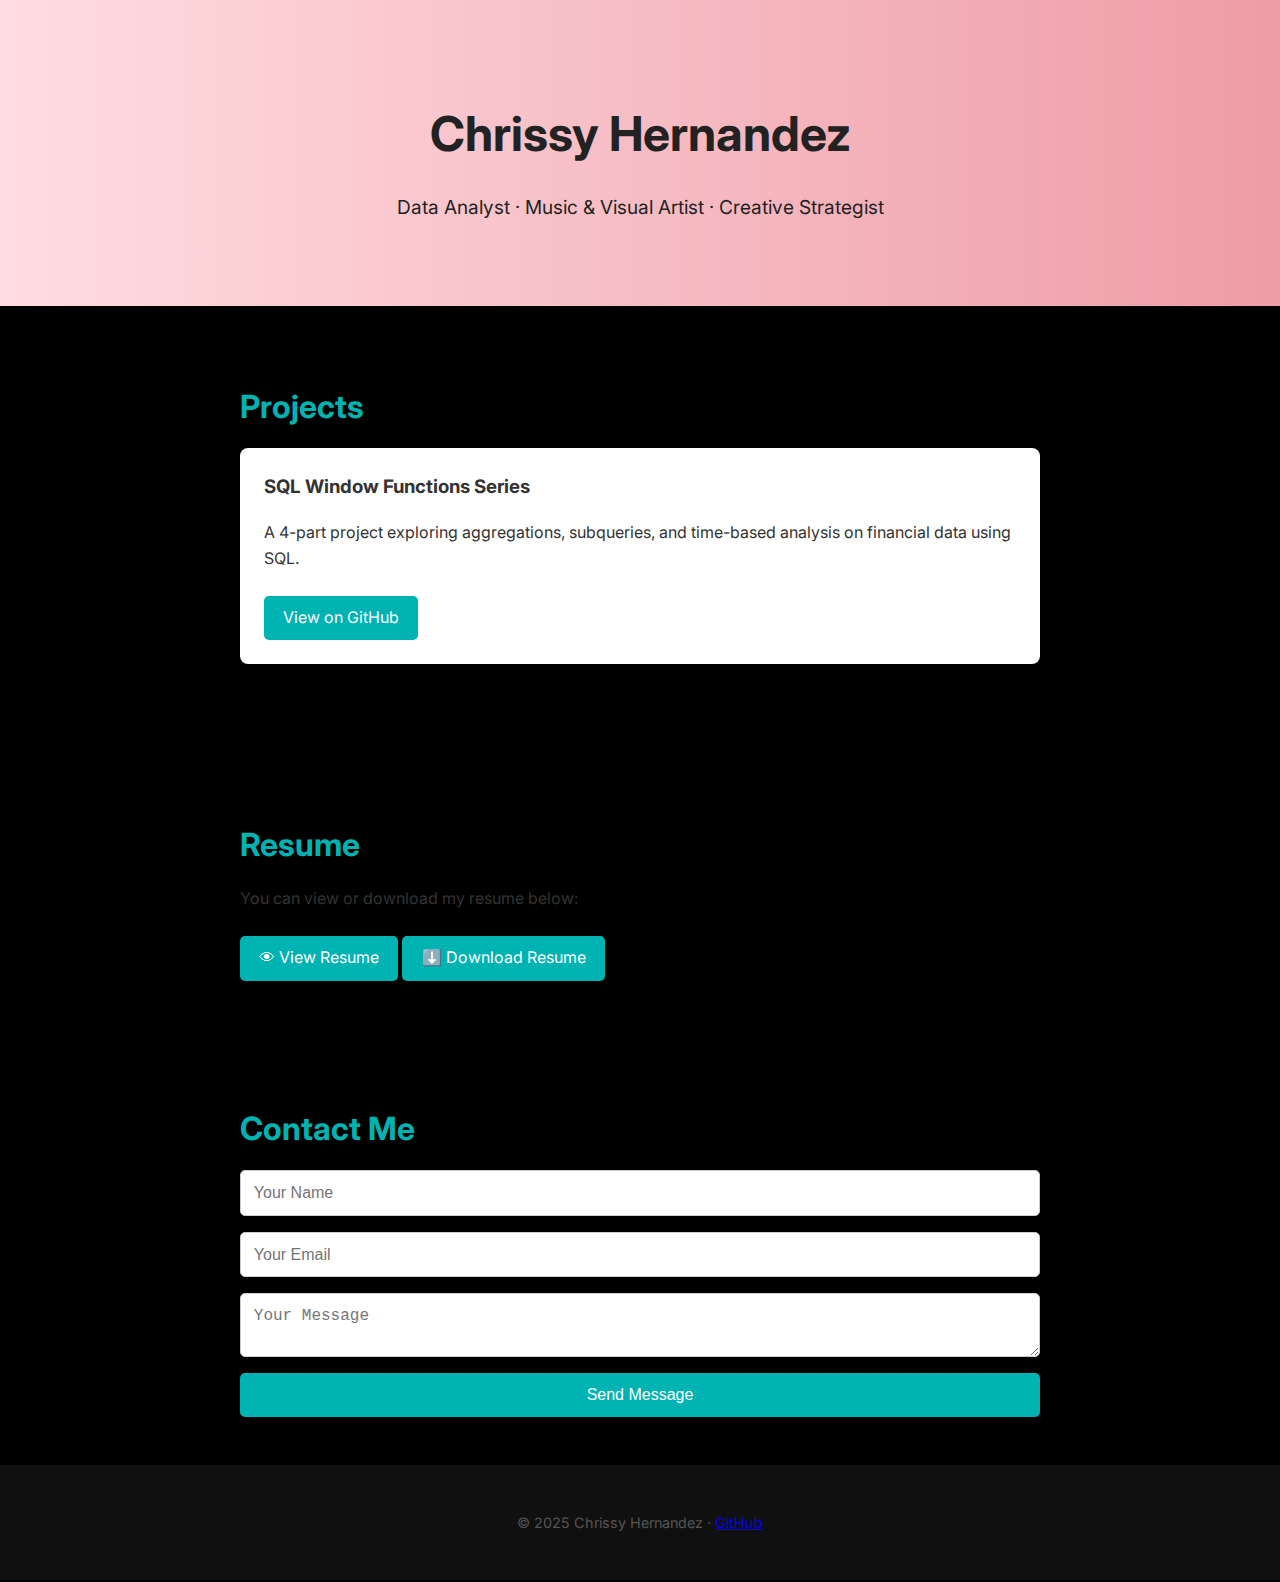
<file: index.html>
<!DOCTYPE html>
<html lang="en">
<head>
  <meta charset="UTF-8" />
  <meta name="viewport" content="width=device-width, initial-scale=1.0" />
  <title>Chrissy Hernandez | Data + Creativity</title>
  <link rel="stylesheet" href="style.css" />
  <link href="https://fonts.googleapis.com/css2?family=Inter:wght@400;600&display=swap" rel="stylesheet">
</head>
<body>
  <header class="hero">
    <h1>Chrissy Hernandez</h1>
    <p>Data Analyst · Music & Visual Artist · Creative Strategist</p>
  </header>

  <section id="projects">
    <h2>Projects</h2>
    <div class="project">
      <h3>SQL Window Functions Series</h3>
      <p>A 4-part project exploring aggregations, subqueries, and time-based analysis on financial data using SQL.</p>
      <a href="https://github.com/christiiineh/chrissys_portfolio" target="_blank">View on GitHub</a>
    </div>
  </section>

  <section id="resume">
    <h2>Resume</h2>
    <p>You can view or download my resume below:</p>
    <a href="resume.html" target="_blank" class="button">👁 View Resume</a>
    <a href="resume/Chrissy_Hernandez_Resume.pdf" download class="button">⬇️ Download Resume</a>
  </section>

  <section id="contact">
    <h2>Contact Me</h2>
    <form action="https://formspree.io/f/mnqezyrb" method="POST">
      <input type="text" name="name" placeholder="Your Name" required />
      <input type="email" name="email" placeholder="Your Email" required />
      <textarea name="message" placeholder="Your Message" required></textarea>
      <button type="submit">Send Message</button>
    </form>
  </section>

  <footer>
    <p>© 2025 Chrissy Hernandez · <a href="https://github.com/chrissyh1" target="_blank">GitHub</a></p>
  </footer>
</body>
</html>
</file>
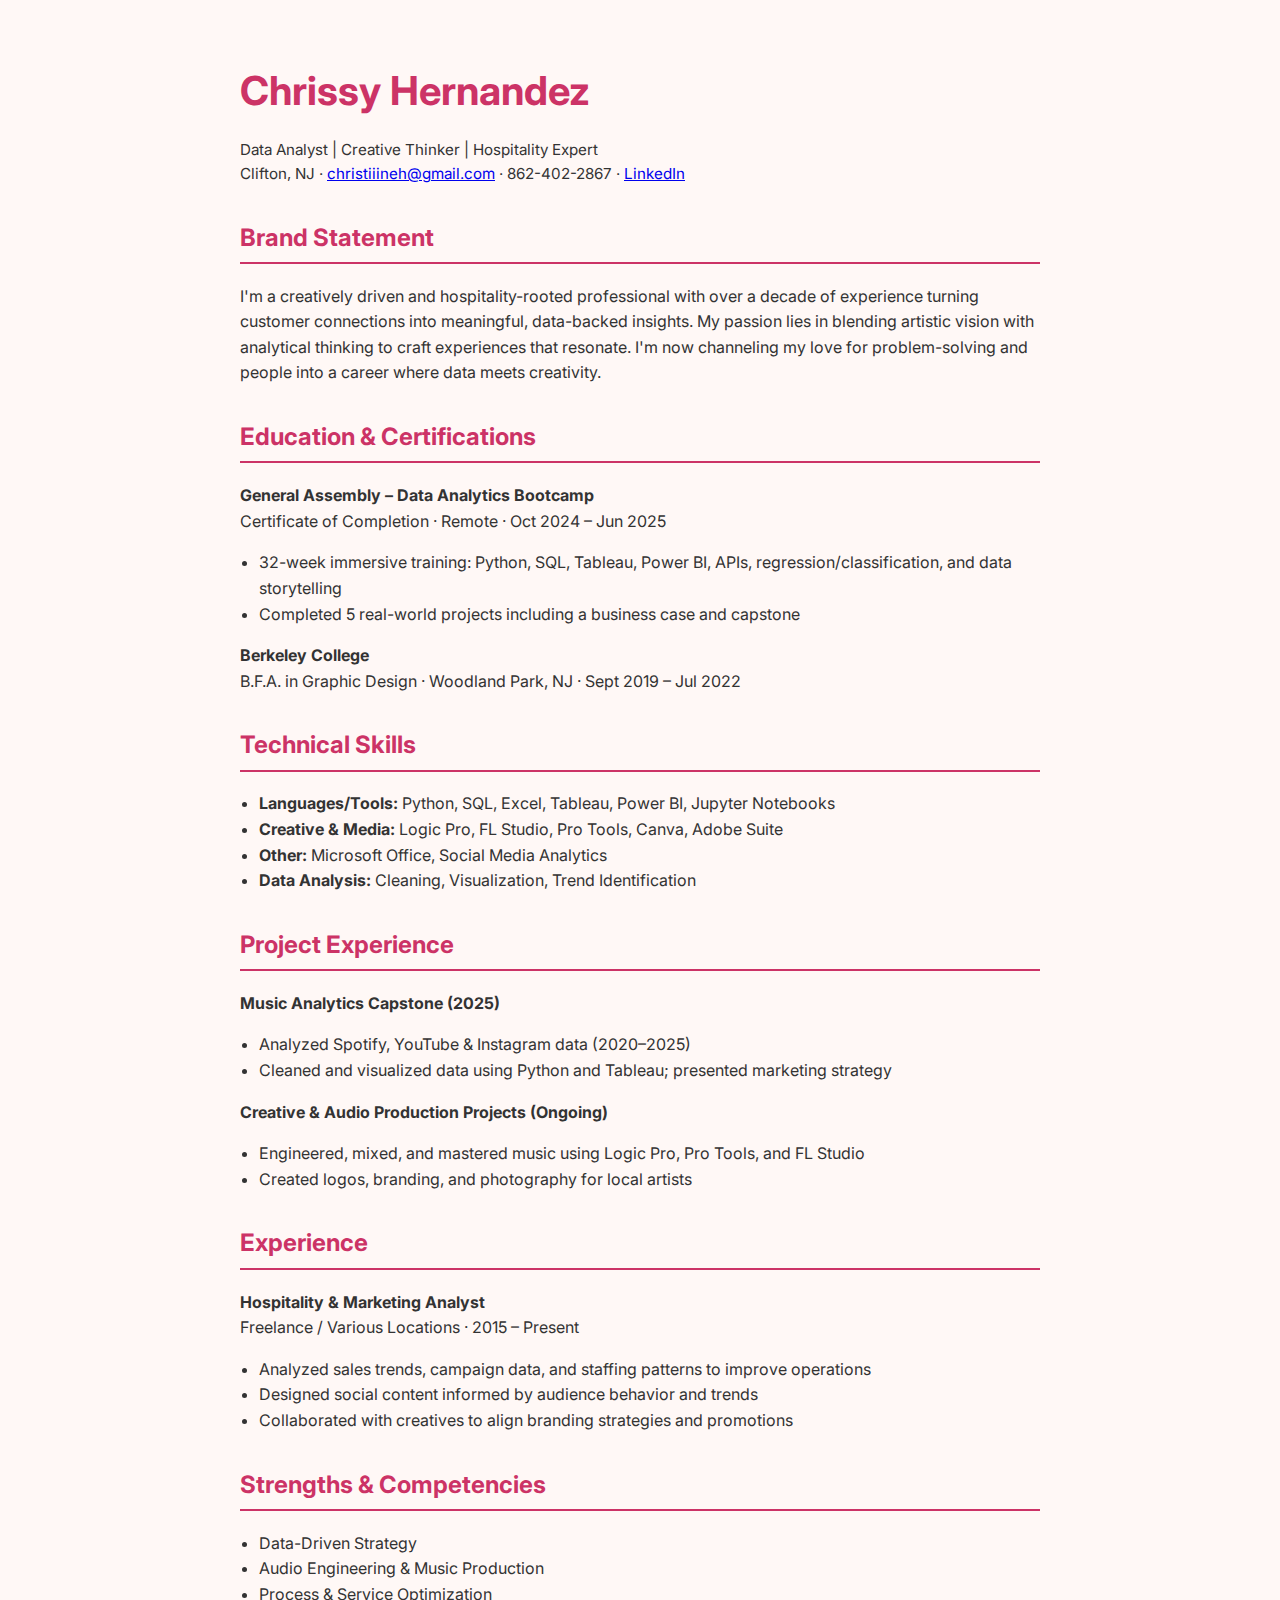
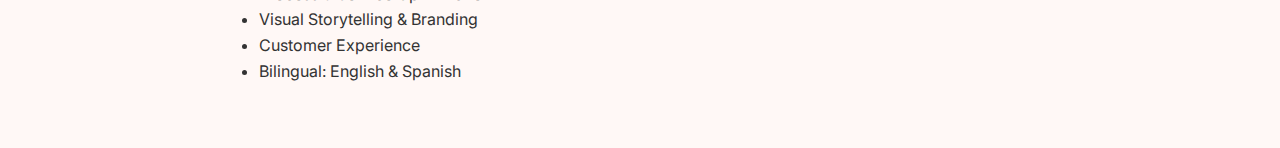
<file: resume.html>
<!DOCTYPE html>
<html lang="en">
<head>
  <meta charset="UTF-8" />
  <meta name="viewport" content="width=device-width, initial-scale=1.0" />
  <title>Chrissy Hernandez - Resume</title>
  <link href="https://fonts.googleapis.com/css2?family=Inter:wght@400;600&display=swap" rel="stylesheet">
  <style>
    body {
      font-family: 'Inter', sans-serif;
      background-color: #fff8f6;
      color: #333;
      padding: 2rem;
      max-width: 800px;
      margin: auto;
      line-height: 1.6;
    }
    h1, h2, h3 {
      color: #cc3366;
    }
    h1 {
      font-size: 2.5rem;
      margin-bottom: 0.2rem;
    }
    h2 {
      margin-top: 2rem;
      border-bottom: 2px solid #cc3366;
      padding-bottom: 0.3rem;
    }
    .section {
      margin-bottom: 2rem;
    }
    .contact {
      font-size: 0.95rem;
      margin-bottom: 1.5rem;
    }
    ul {
      padding-left: 1.2rem;
    }
  </style>
</head>
<body>
  <h1>Chrissy Hernandez</h1>
  <p class="contact">
    Data Analyst | Creative Thinker | Hospitality Expert<br>
    Clifton, NJ · <a href="mailto:christiiineh@gmail.com">christiiineh@gmail.com</a> · 862-402-2867 · 
    <a href="https://www.linkedin.com/in/chrissyh1" target="_blank">LinkedIn</a>
  </p>

  <div class="section">
    <h2>Brand Statement</h2>
    <p>I'm a creatively driven and hospitality-rooted professional with over a decade of experience turning customer connections into meaningful, data-backed insights. My passion lies in blending artistic vision with analytical thinking to craft experiences that resonate. I'm now channeling my love for problem-solving and people into a career where data meets creativity.</p>
  </div>

  <div class="section">
    <h2>Education & Certifications</h2>
    <p><strong>General Assembly – Data Analytics Bootcamp</strong><br>
    Certificate of Completion · Remote · Oct 2024 – Jun 2025</p>
    <ul>
      <li>32-week immersive training: Python, SQL, Tableau, Power BI, APIs, regression/classification, and data storytelling</li>
      <li>Completed 5 real-world projects including a business case and capstone</li>
    </ul>
    <p><strong>Berkeley College</strong><br>
    B.F.A. in Graphic Design · Woodland Park, NJ · Sept 2019 – Jul 2022</p>
  </div>

  <div class="section">
    <h2>Technical Skills</h2>
    <ul>
      <li><strong>Languages/Tools:</strong> Python, SQL, Excel, Tableau, Power BI, Jupyter Notebooks</li>
      <li><strong>Creative & Media:</strong> Logic Pro, FL Studio, Pro Tools, Canva, Adobe Suite</li>
      <li><strong>Other:</strong> Microsoft Office, Social Media Analytics</li>
      <li><strong>Data Analysis:</strong> Cleaning, Visualization, Trend Identification</li>
    </ul>
  </div>

  <div class="section">
    <h2>Project Experience</h2>
    <p><strong>Music Analytics Capstone (2025)</strong></p>
    <ul>
      <li>Analyzed Spotify, YouTube & Instagram data (2020–2025)</li>
      <li>Cleaned and visualized data using Python and Tableau; presented marketing strategy</li>
    </ul>
    <p><strong>Creative & Audio Production Projects (Ongoing)</strong></p>
    <ul>
      <li>Engineered, mixed, and mastered music using Logic Pro, Pro Tools, and FL Studio</li>
      <li>Created logos, branding, and photography for local artists</li>
    </ul>
  </div>

  <div class="section">
    <h2>Experience</h2>
    <p><strong>Hospitality & Marketing Analyst</strong><br>
    Freelance / Various Locations · 2015 – Present</p>
    <ul>
      <li>Analyzed sales trends, campaign data, and staffing patterns to improve operations</li>
      <li>Designed social content informed by audience behavior and trends</li>
      <li>Collaborated with creatives to align branding strategies and promotions</li>
    </ul>
  </div>

  <div class="section">
    <h2>Strengths & Competencies</h2>
    <ul>
      <li>Data-Driven Strategy</li>
      <li>Audio Engineering & Music Production</li>
      <li>Process & Service Optimization</li>
      <li>Visual Storytelling & Branding</li>
      <li>Customer Experience</li>
      <li>Bilingual: English & Spanish</li>
    </ul>
  </div>
</body>
</html>
</file>
<file: style.css>
body {
  margin: 0;
  font-family: 'Inter', sans-serif;
  background-color: #000000;
  color: #333;
  line-height: 1.6;
}
.hero {
  background: linear-gradient(to right, #ffdde1, #ee9ca7);
  text-align: center;
  padding: 4rem 2rem;
  color: #222;
}
.hero h1 {
  font-size: 3rem;
  margin-bottom: 0.5rem;
}
.hero p {
  font-size: 1.2rem;
}
section {
  padding: 3rem 2rem;
  max-width: 800px;
  margin: 0 auto;
}
h2 {
  font-size: 2rem;
  color: #00b3b3;
  margin-bottom: 1rem;
}
.project {
  background-color: #fff;
  padding: 1.5rem;
  border-radius: 8px;
  box-shadow: 0 2px 5px rgba(0, 0, 0, 0.1);
  margin-bottom: 2rem;
}
.project h3 {
  margin-top: 0;
  color: #333;
}
.button, .project a {
  display: inline-block;
  margin-top: 0.5rem;
  padding: 0.6rem 1.2rem;
  background-color: #00b3b3;
  color: #fff;
  text-decoration: none;
  border-radius: 5px;
  transition: background-color 0.3s;
}
.button:hover, .project a:hover {
  background-color: #007373;
}
form {
  display: flex;
  flex-direction: column;
  gap: 1rem;
}
input, textarea {
  padding: 0.8rem;
  border: 1px solid #ccc;
  border-radius: 5px;
  font-size: 1rem;
}
button[type="submit"] {
  background-color: #00b3b3;
  color: white;
  border: none;
  padding: 0.8rem;
  font-size: 1rem;
  border-radius: 5px;
  cursor: pointer;
  transition: background-color 0.3s;
}
button[type="submit"]:hover {
  background-color: #007373;
}
footer {
  text-align: center;
  padding: 2rem;
  background-color: #101010;
  font-size: 0.9rem;
  color: #555;
}
</file>
